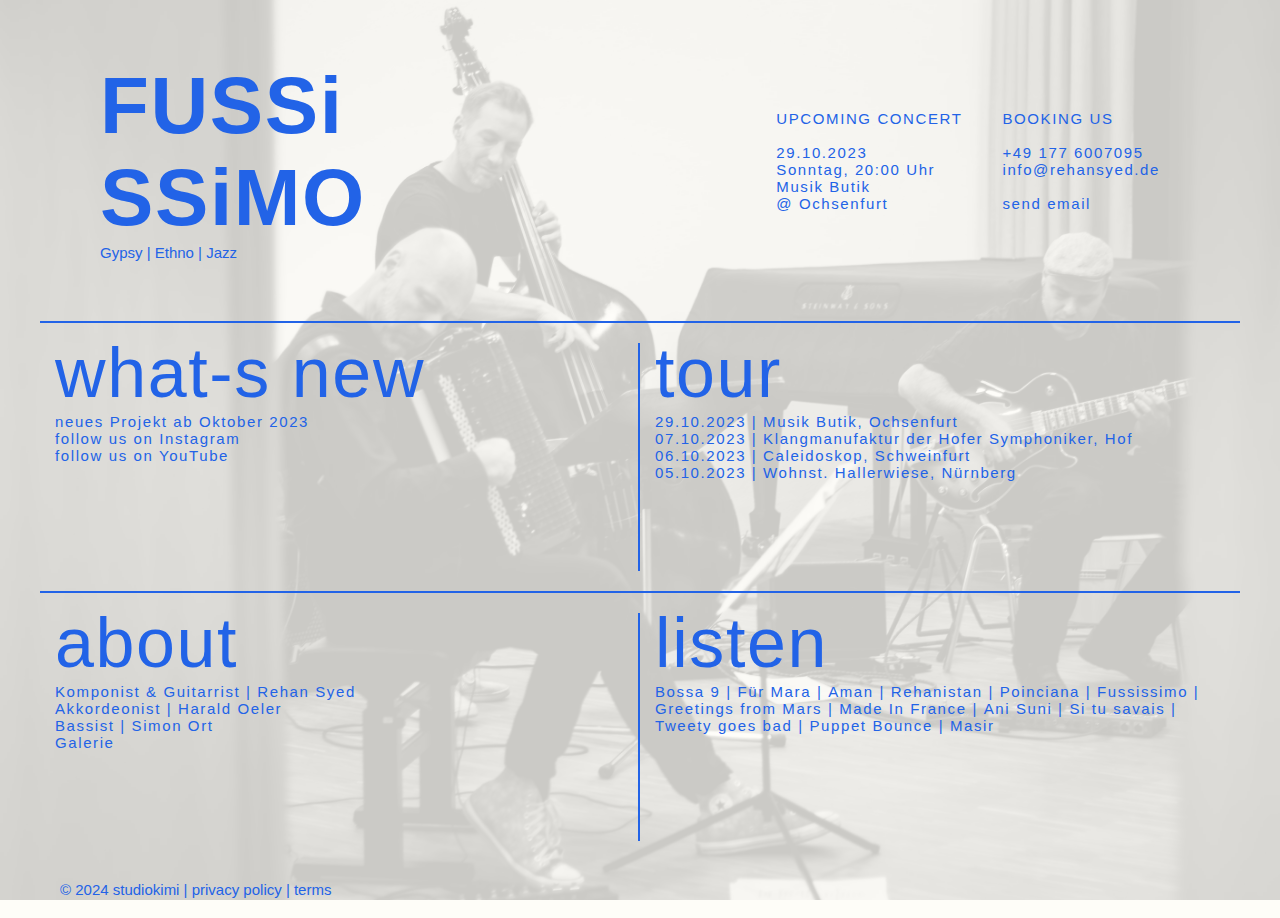
<file: index.html>
<!DOCTYPE html>
<html lang="en">
<head>
    <meta charset="UTF-8">
    <meta name="viewport" content="width=device-width, initial-scale=1.0">
    <link rel="stylesheet" href="index.css">
    <link rel="stylesheet" href="media.css">
    <link rel="icon" href="image/favicon.ico" type="image/x-icon">
    <title>Fussissimo</title>
</head>
<body>
    <header>
        <div class="logo">
            <h1><a href="index">FUSSi<br>SSiMO</a></h1>
            <p>Gypsy | Ethno | Jazz</p>
        </div>
        <div class="index">
            <ul>
                <li>UPCOMING CONCERT</li>
                <br>
                <li>29.10.2023</li>
                <li>Sonntag, 20:00 Uhr</li>
                <li>Musik Butik</li>
                <li>@ Ochsenfurt</li>
            </ul>
            <ul>
                <li>BOOKING US</li>
                <br>
                <li>+49 177 6007095</li>
                <li>info@rehansyed.de</li>
                <br>
                <li><a href="mailto:info@rehansyed.de">send email</a></li>
            </ul>
        </div>
    </header>
    <main>
        <section class="main">
            <a href="new">what-s new </a>
            <p>neues Projekt ab Oktober 2023</p>
            <p>follow us on Instagram</p>
            <p>follow us on YouTube</p>
        </section>
        <section class="main">
            <a href="tour">tour</a>
            <p>29.10.2023 | Musik Butik, Ochsenfurt</p>
            <p>07.10.2023 | Klangmanufaktur der Hofer Symphoniker, Hof</p>
            <p>06.10.2023 | Caleidoskop, Schweinfurt</p>
            <p>05.10.2023 | Wohnst. Hallerwiese, Nürnberg</p>
        </section>
        <section class="main">
            <a href="about">about</a>
            <p><a href="about/rehansyed">Komponist & Guitarrist | Rehan Syed</a></p>
            <p><a href="about/haraldoeler">Akkordeonist | Harald Oeler</a></p>
            <p><a href="about/simonort">Bassist | Simon Ort</a></p>
            <p><a href="galerie">Galerie</a></p>
        </section>
        <section class="main">
            <a href="listen">listen</a>
            <p>
                <a href="listen#Bossa9">Bossa 9</a> | 
                <a href="listen#FürMara">Für Mara</a> | 
                <a href="listen#Aman">Aman</a> | 
                <a href="listen#Rehanistan">Rehanistan</a> | 
                <a href="listen#Poinciana">Poinciana</a> | 
                <a href="listen#Fussissimo">Fussissimo</a> | 
                <a href="listen#GreetingsfromMars">Greetings from Mars</a> | 
                <a href="listen#MadeInFrance">Made In France</a> | 
                <a href="listen#AniSuni">Ani Suni</a> | 
                <a href="listen#Situsavais">Si tu savais</a> | 
                <a href="listen#Tweetygoesbad">Tweety goes bad</a> | 
                <a href="listen#PuppetBounce">Puppet Bounce</a> | 
                <a href="listen#Masir">Masir</a>
            </p>
        </section>
        <footer>
            <div class="footer">
                <p>&copy; 2024 <a href="" target="_blank">studiokimi</a> | <a href="privacy" target="_blank">privacy policy</a> | <a href="terms" target="_blank">terms</a></p>
            </div>
        </footer>
    </main>
</body>
</html>
</file>
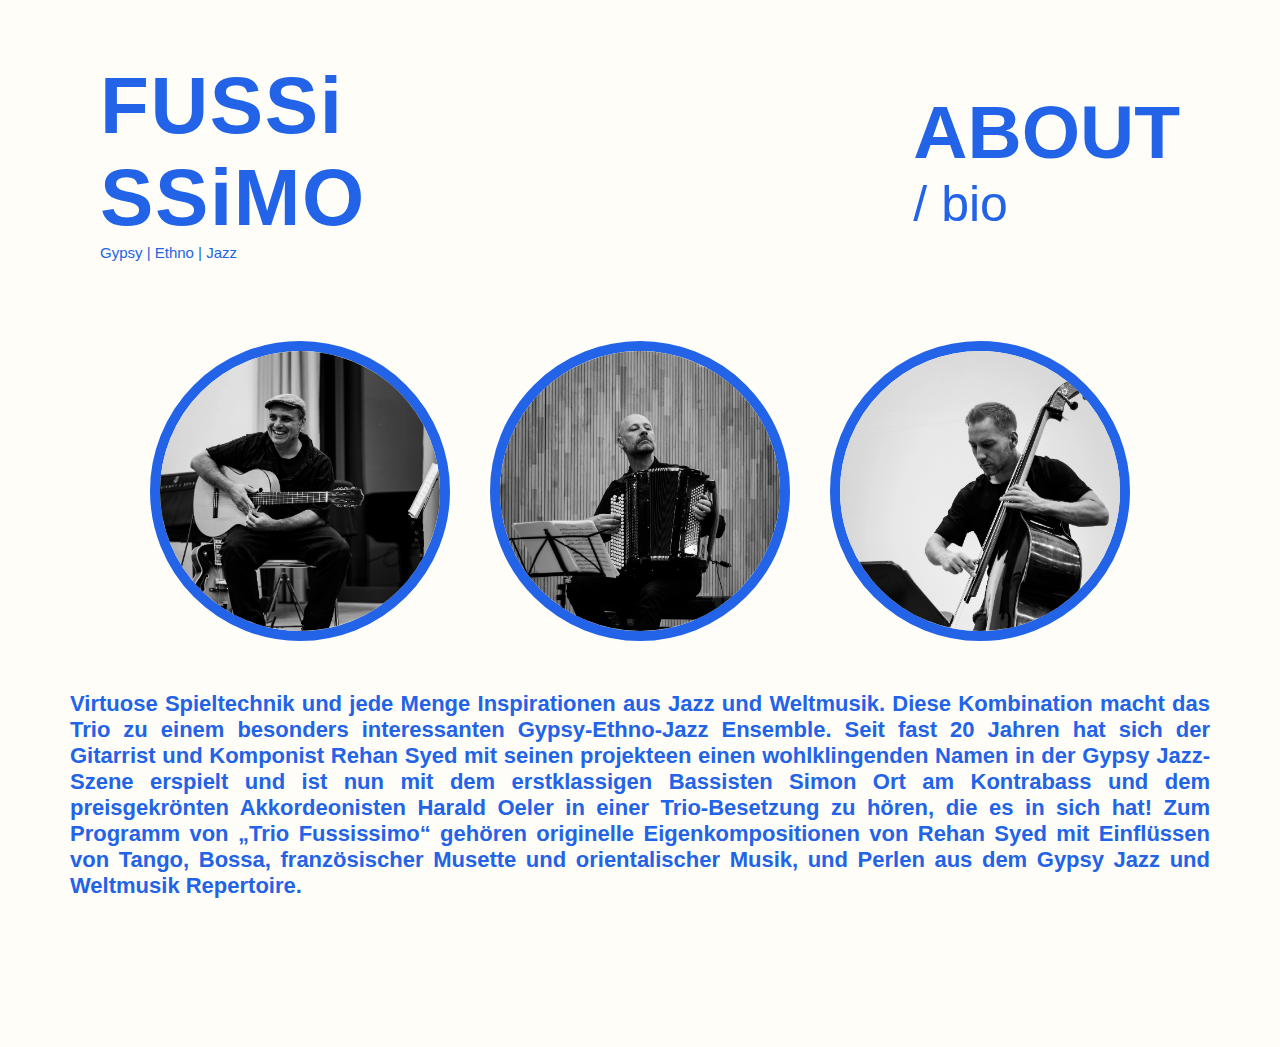
<file: about.html>
<!DOCTYPE html>
<html lang="en">
<head>
    <meta charset="UTF-8">
    <meta name="viewport" content="width=device-width, initial-scale=1.0">
    <title>FUSSISSIMO</title>
    <link rel="icon" href="image/favicon.ico" type="image/x-icon">
    <link rel="stylesheet" href="index.css">
    <link rel="stylesheet" href="media.css">
</head>
<body>
    <header>
        <div class="logo">
            <h1><a href="index">FUSSi<br>SSiMO</a></h1>
            <p>Gypsy | Ethno | Jazz</p>
        </div>
        <div class="header">
            <h2>ABOUT</h2>
            <p>/ bio</p>
        </div>
    </header>
    <section id="about">
        <div class="team-member">
            <a href="about/rehansyed"><img src="image/Rehan.webp" alt="Rehan Syed" ></a>
        </div>
        <div class="team-member">
            <a href="about/haraldoeler"><img src="image/Harald.webp" alt="Harald Oeler"></a>
        </div>        
        <div class="team-member">
            <a href="about/simonort"><img src="image/Simon.webp" alt="Simon Ort"></a>
        </div>
     
        <h2>Virtuose Spieltechnik und jede Menge Inspirationen aus Jazz und Weltmusik. Diese Kombination macht das Trio zu einem besonders interessanten Gypsy-Ethno-Jazz Ensemble. Seit fast 20 Jahren hat sich der Gitarrist und Komponist Rehan Syed mit seinen projekteen einen wohlklingenden Namen in der Gypsy Jazz-Szene erspielt und ist nun mit dem erstklassigen Bassisten Simon Ort am Kontrabass und dem preisgekrönten Akkordeonisten Harald Oeler in einer Trio-Besetzung zu hören, die es in sich hat! Zum Programm von „Trio Fussissimo“ gehören originelle Eigenkompositionen von Rehan Syed mit Einﬂüssen von Tango, Bossa, französischer Musette und orientalischer Musik, und Perlen aus dem Gypsy Jazz und Weltmusik Repertoire.</h2>
        <br>
    </section>
</body>
</html>
</file>
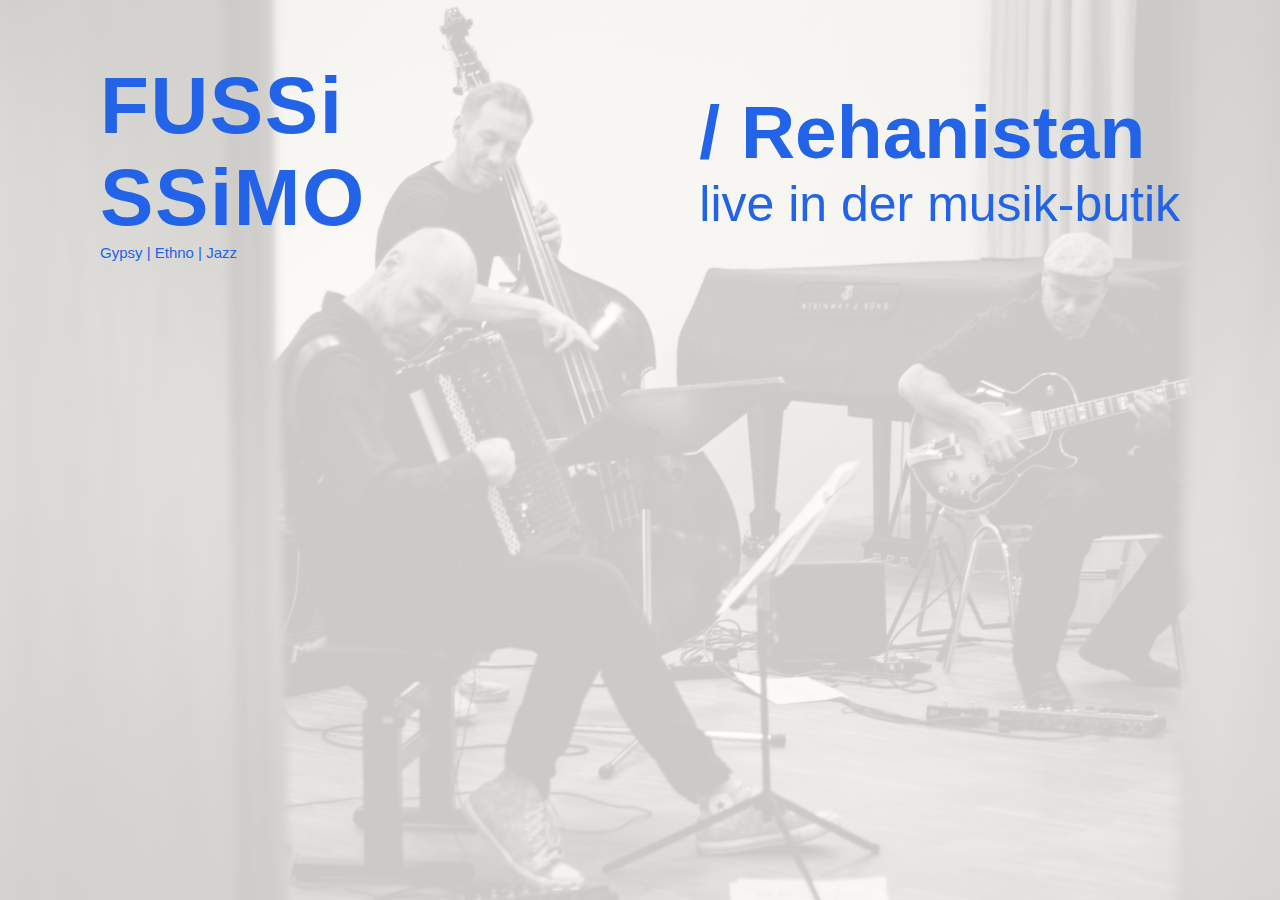
<file: bossa9.html>
<!DOCTYPE html>
<html lang="en">
<head>
    <meta charset="UTF-8">
    <meta name="viewport" content="width=device-width, initial-scale=1.0">
    <link rel="stylesheet" href="index.css">
    <title>Fussissimo</title>
    <style>
        header {
            display: flex;
        }
        .song {
            font-size: 50px;
        }
    </style>
</head>
<body>
    <header>
        <div class="logo">
            <h1>FUSSi<br>SSiMO</h1>
            <p>Gypsy | Ethno | Jazz </p>
        </div>
        <div class="song">
            <h2>/ Rehanistan</h2>
            <p>live in der musik-butik</p>
        </div>
    </header>
    <main>
        
    </main>
</body>
</html>
</file>
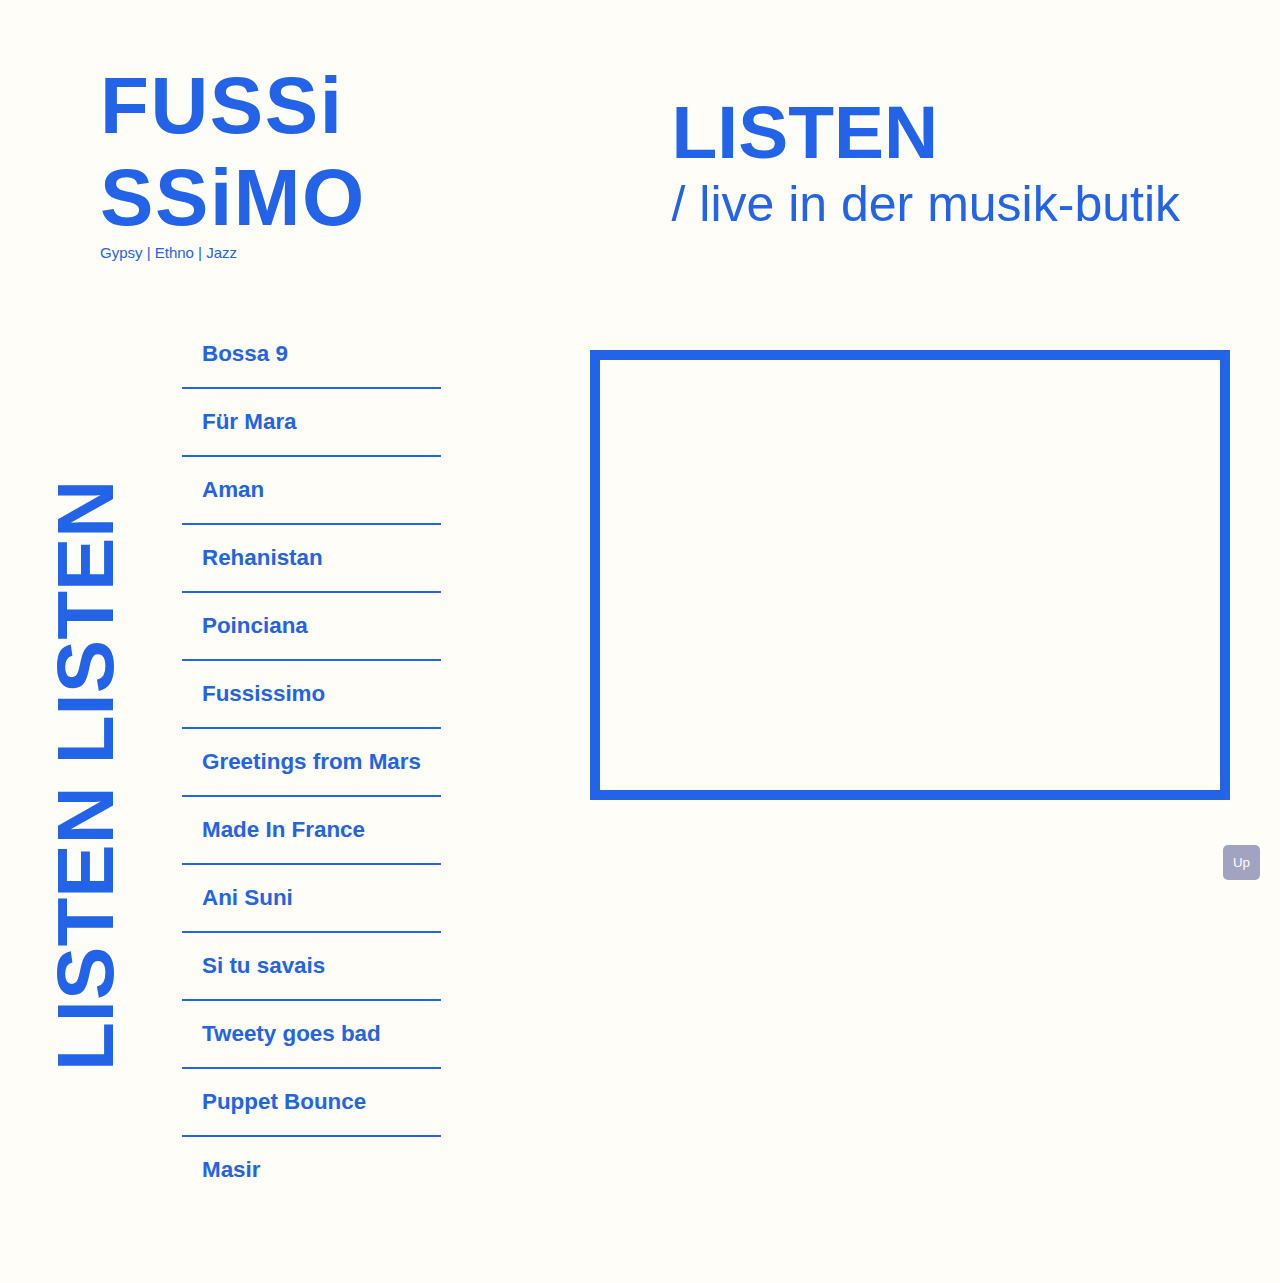
<file: listen.html>
<!DOCTYPE html>
<html lang="en">
<head>
    <meta charset="UTF-8">
    <meta name="viewport" content="width=device-width, initial-scale=1.0">
    <title>FUSSISSIMO</title>
    <link rel="icon" href="image/favicon.ico" type="image/x-icon">
    <link rel="stylesheet" href="index.css">
    <link rel="stylesheet" href="media.css">
    <link rel="stylesheet" href="https://cdnjs.cloudflare.com/ajax/libs/font-awesome/6.2.1/css/all.min.css">

</head>
<body>
    <header>
        <div class="logo">
            <h1><a href="index">FUSSi<br>SSiMO</a></h1>
            <p>Gypsy | Ethno | Jazz</p>
        </div>
        <div class="header">
            <h2>LISTEN</h2>
            <p>/ live in der musik-butik</p>
        </div>
    </header>
    <section id="listen" class="section">
    <h1 class="title">LISTEN LISTEN</h1>
    <ul>
        <li id="Bossa9" data-src="https://www.youtube.com/embed/j1U5qDVxmUQ?si=jJ92CoidTYVswr2F">Bossa 9</li>
        <li id="FürMara" data-src="https://www.youtube.com/embed/0TYQhb9glyc?si=CyWZ51OBhb1JS9tx">Für Mara</li>
        <li id="Aman" data-src="https://www.youtube.com/embed/WkxEwOPyBnw?si=YLUGdXq7obswHsmz">Aman</li>
        <li id="Rehanistan" data-src="https://www.example.com/iframe4">Rehanistan</li>
        <li id="Poinciana" data-src="https://www.example.com/iframe5">Poinciana</li>
        <li id="Fussissimo" data-src="https://www.example.com/iframe6">Fussissimo</li>
        <li id="GreetingsfromMars" data-src="https://www.example.com/iframe6">Greetings from Mars</li>
        <li id="MadeInFrance" data-src="https://www.example.com/iframe6">Made In France</li>
        <li id="AniSuni" data-src="https://www.example.com/iframe6">Ani Suni</li>
        <li id="Situsavais" data-src="https://www.example.com/iframe6">Si tu savais</li>
        <li id="Tweetygoesbad" data-src="https://www.example.com/iframe6">Tweety goes bad</li>
        <li id="PuppetBounce" data-src="https://www.example.com/iframe6">Puppet Bounce</li>
        <li id="Masir" data-src="https://www.example.com/iframe6">Masir</li>
    </ul>
    
</section>
<button id="scrollToTopBtn" onclick="scrollToTop()">Up</button>

<div id="iframe-container">
    <iframe id="iframe" src=""></iframe>
</div>
<script>
document.addEventListener("DOMContentLoaded", function() {
    var hash = window.location.hash.substring(1); // Get the hash value from the URL

    if (hash) {
        var trackElement = document.getElementById(hash); // Find the corresponding list item by ID

        if (trackElement) {
            // Get the data-src attribute of the corresponding list item
            var src = trackElement.getAttribute('data-src');

            if (src) {
                // Update the source of the iframe with the data-src
                var iframe = document.getElementById('iframe');
                iframe.src = src;
            }
        }
    }
});

var listItems = document.querySelectorAll('#listen ul li');
var iframeContainer = document.getElementById('iframe-container');
var iframe = document.getElementById('iframe');
var headerParagraph = document.querySelector('.header p');

// Default image URL
var defaultImageUrl = '';

// Set default image in the iframe
iframe.src = defaultImageUrl;

listItems.forEach(function(item) {
    item.addEventListener('click', function() {
        var src = item.getAttribute('data-src');
        var trackName = item.innerText; // Get the text content of the clicked list item

        // Extract the video ID from the data-src attribute
        var videoId = src.split('/').pop().split('?')[0];

        // Construct the YouTube embed URL
        var youtubeEmbedUrl = 'https://www.youtube.com/embed/' + videoId + '?autoplay=1';

        iframe.src = youtubeEmbedUrl;
        iframeContainer.style.display = 'block';
        headerParagraph.textContent = "/ " + trackName; // Append '/' before the track name

        // Check if viewport width is at most 991px before scrolling
        if (window.innerWidth <= 991) {
            iframeContainer.scrollIntoView({ behavior: 'smooth', block: 'start' });
        }
    });
});

function scrollToTop() {
    window.scrollTo({
        top: 0,
        behavior: 'smooth'
    });
}
</script>
</body>
</html>
</file>
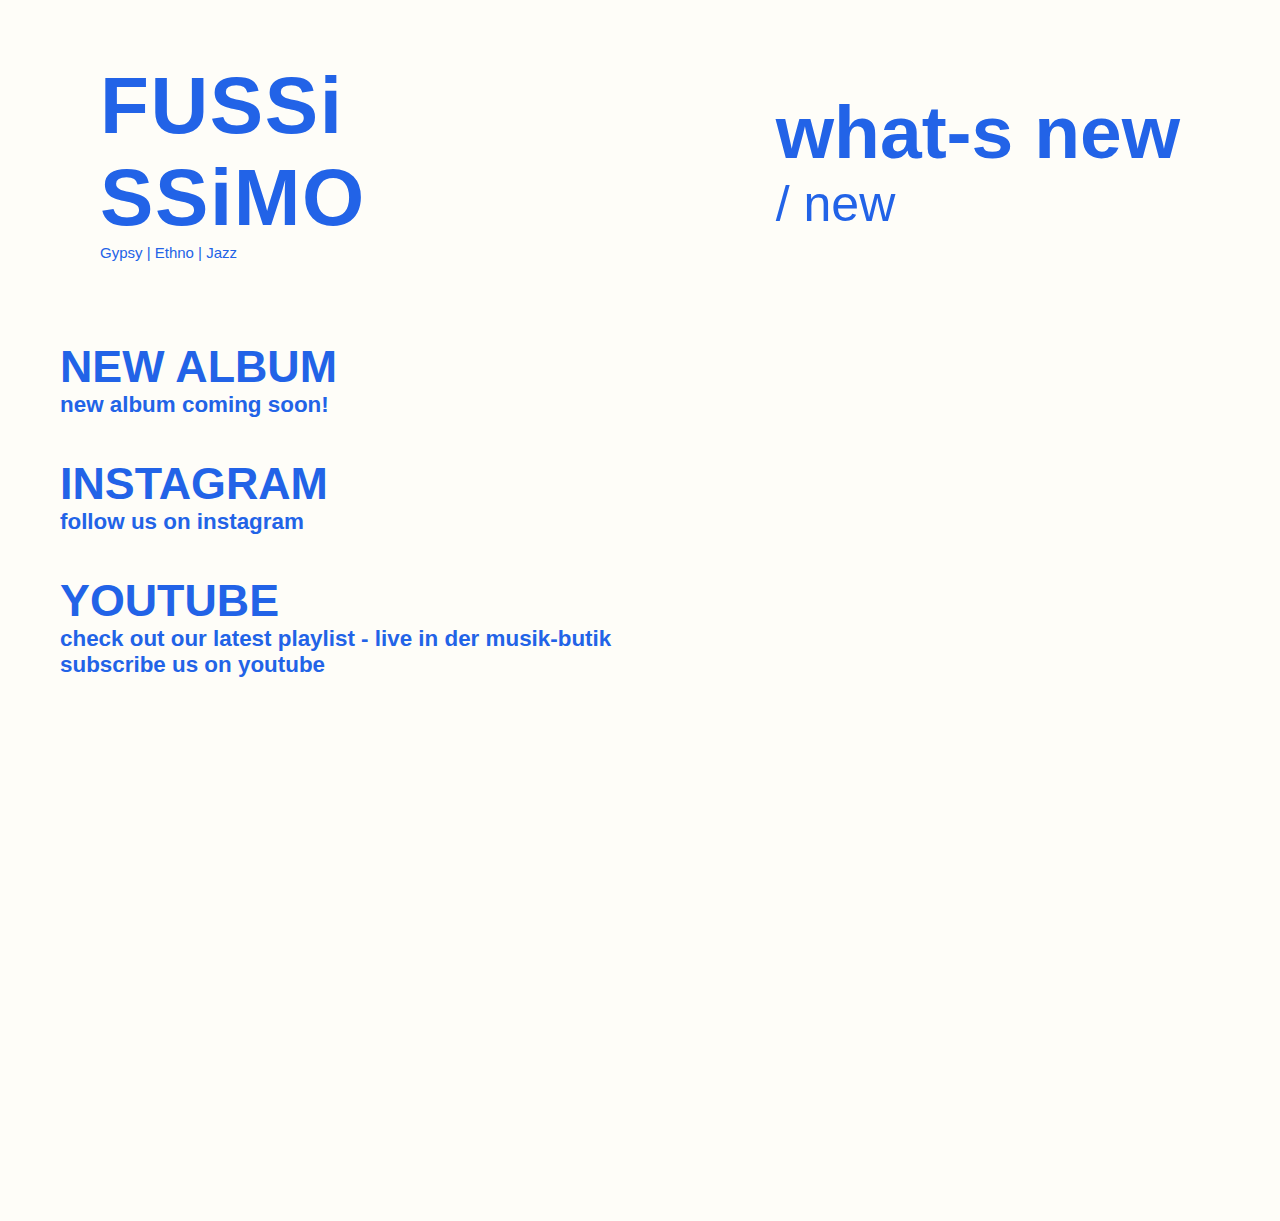
<file: new.html>
<!DOCTYPE html>
<html lang="en">
<head>
    <meta charset="UTF-8">
    <meta name="viewport" content="width=device-width, initial-scale=1.0">
    <title>FUSSISSIMO</title>
    <link rel="icon" href="image/favicon.ico" type="image/x-icon">
    <link rel="stylesheet" href="index.css">
    <link rel="stylesheet" href="media.css">
    <link rel="stylesheet" href="https://cdnjs.cloudflare.com/ajax/libs/font-awesome/6.2.1/css/all.min.css">
</head>
<body>
    <header>
        <div class="logo">
            <h1><a href="index">FUSSi<br>SSiMO</a></h1>
            <p>Gypsy | Ethno | Jazz</p>
        </div>
        <div class="header">
            <h2>what-s new</h2>
            <p>/ new</p>
        </div>
    </header>
    <section id="new" class="section">
        <div class="new">
            <h1>NEW ALBUM</h1>
            <p class="subtitle">new album coming soon!</p>
        </div>
        <div class="new">
            <h1>INSTAGRAM</h1>
            <p>follow us on <a href="" target="_blank">instagram</a></p>
        </div>
        <div class="new">
            <h1>YOUTUBE</h1>
            <p>check out our latest playlist - <a href="listen">live in der musik-butik</a></p>
            <p>subscribe us on <a href="https://www.youtube.com/playlist?list=PLfBhGm8pyfD8qIBHOxeYxpnQo5vYlHNBR" target="_blank">youtube</a> </p>

        </div>
    </section>
</body>
</html>
</file>
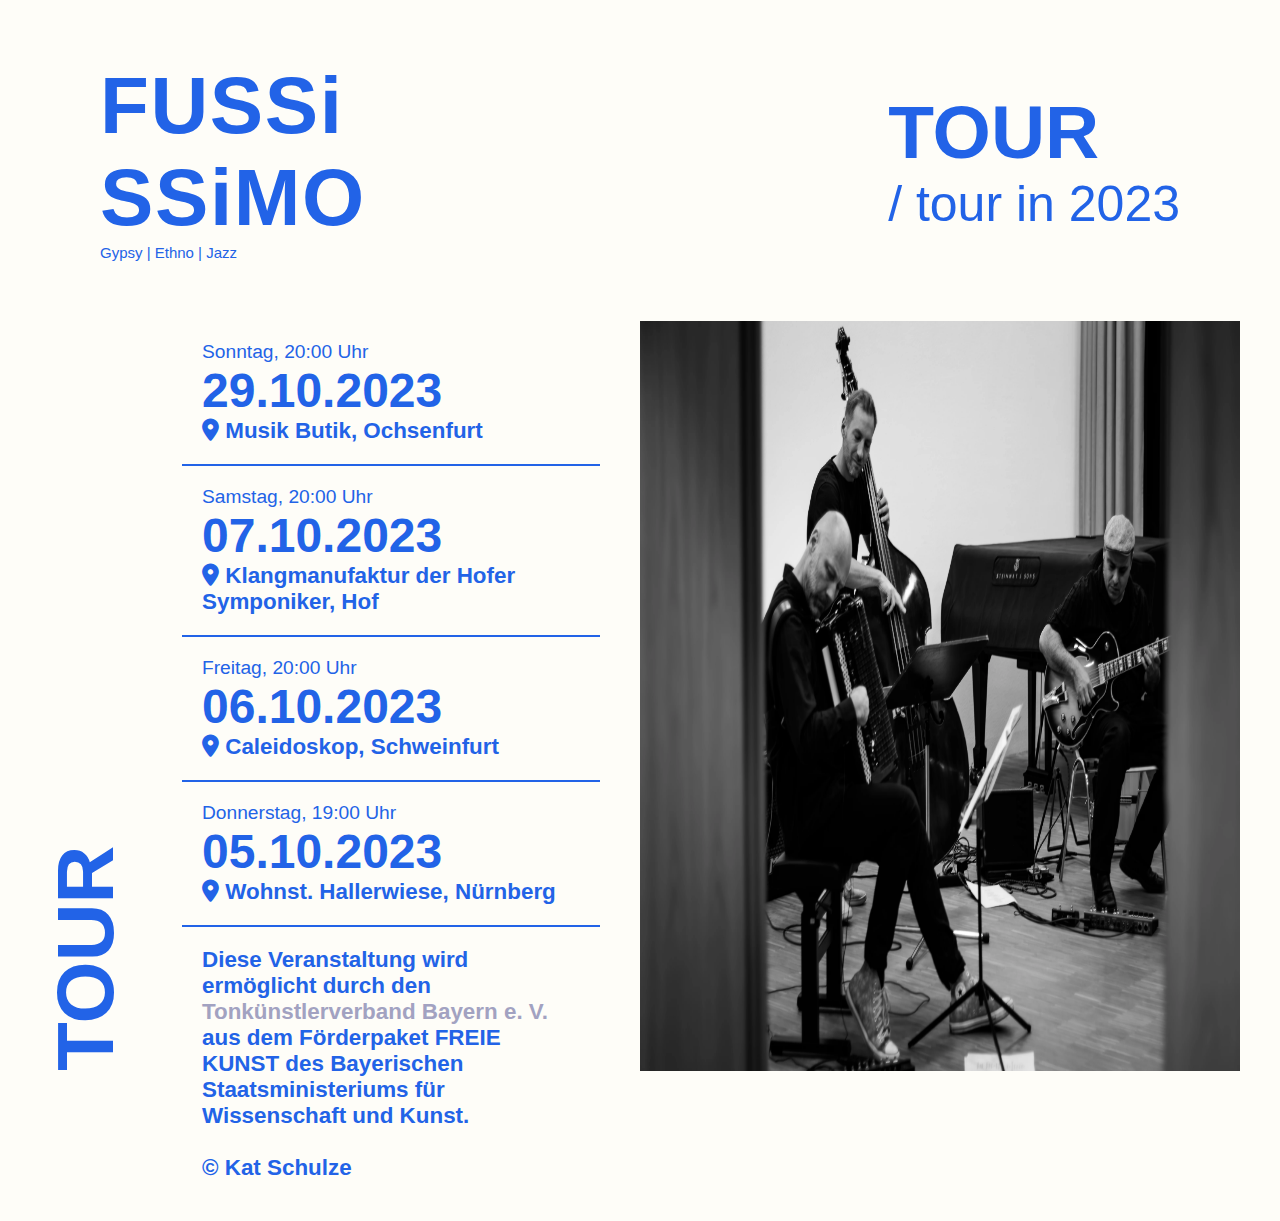
<file: tour.html>
<!DOCTYPE html>
<html lang="en">
<head>
    <meta charset="UTF-8">
    <meta name="viewport" content="width=device-width, initial-scale=1.0">
    <title>FUSSISSIMO</title>
    <link rel="icon" href="image/favicon.ico" type="image/x-icon">
    <link rel="stylesheet" href="index.css">
    <link rel="stylesheet" href="media.css">
    <link rel="stylesheet" href="https://cdnjs.cloudflare.com/ajax/libs/font-awesome/6.2.1/css/all.min.css">
</head>
<body>
    <header>
        <div class="logo">
            <h1><a href="index">FUSSi<br>SSiMO</a></h1>
            <p>Gypsy | Ethno | Jazz</p>
        </div>
        <div class="header">
            <h2>TOUR</h2>
            <p>/ tour in 2023</p>
        </div>
    </header>
    <section id="tour" class="section">
        <h1 class="title">tour</h1>
        <ul>
            <li>
                <p class="uhr">Sonntag, 20:00 Uhr</p>
                <p class="datum">29.10.2023</p>
                <p><i class="fa-solid fa-location-dot"></i> <a href="https://musik-butik.de/tag/fussissimo/" target="_blank" >Musik Butik, Ochsenfurt</a></p>
            </li>
            <li>
                <p class="uhr">Samstag, 20:00 Uhr</p>
                <p class="datum">07.10.2023</p>
                <p><i class="fa-solid fa-location-dot"></i> <a href="" target="_blank">Klangmanufaktur der Hofer Symponiker, Hof</a></p>
            </li>
            <li>
                <p class="uhr">Freitag, 20:00 Uhr</p>
                <p class="datum">06.10.2023</p>
                <p><i class="fa-solid fa-location-dot"></i> <a href="https://drum-experience.de/event/trio-fussissimo/" target="_blank"> Caleidoskop, Schweinfurt</a></p>                
            </li>
            <li>
                <p class="uhr">Donnerstag, 19:00 Uhr</p>
                <p class="datum">05.10.2023</p>
                <p><i class="fa-solid fa-location-dot"></i> <a href="" target="_blank">Wohnst. Hallerwiese, Nürnberg</a></p>
            </li>
            <li>
                <p>Diese Veranstaltung wird ermöglicht durch den <a href="https://www.dtkvbayern.de" target="_blank"><span>Tonkünstlerverband Bayern e. V. </span></a> aus dem Förderpaket FREIE KUNST des Bayerischen Staatsministeriums für Wissenschaft und Kunst.</p>
                <br>
                <p>© Kat Schulze</p>
            </li>
        </ul>
        
        <img src="image/fussissimo.webp" alt="fussissimo">
    </section>
</body>
</html>
</file>
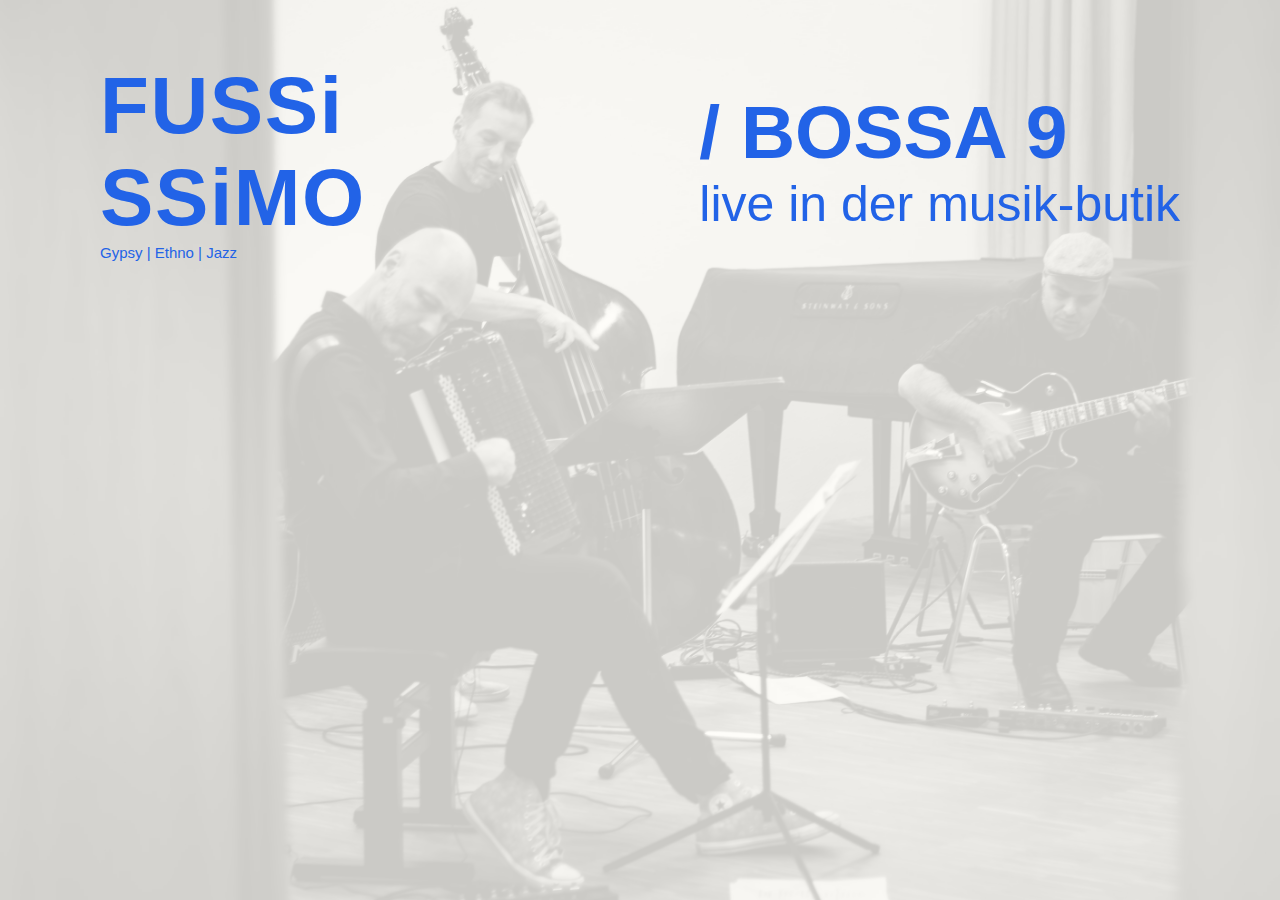
<file: youtube.html>
<!DOCTYPE html>
<html lang="en">
<head>
    <meta charset="UTF-8">
    <meta name="viewport" content="width=device-width, initial-scale=1.0">
    <link rel="stylesheet" href="index.css">
    <title>Fussissimo</title>
    <style>
        header {
            display: flex;
        }
        .song {
            font-size: 50px;
        }
    </style>
</head>
<body>
    <header>
        <div class="logo">
            <h1>FUSSi<br>SSiMO</h1>
            <p>Gypsy | Ethno | Jazz </p>
        </div>
        <div class="song">
            <h2>/ BOSSA 9</h2>
            <p>live in der musik-butik</p>
        </div>
    </header>
    <main>
        
    </main>
</body>
</html>
</file>
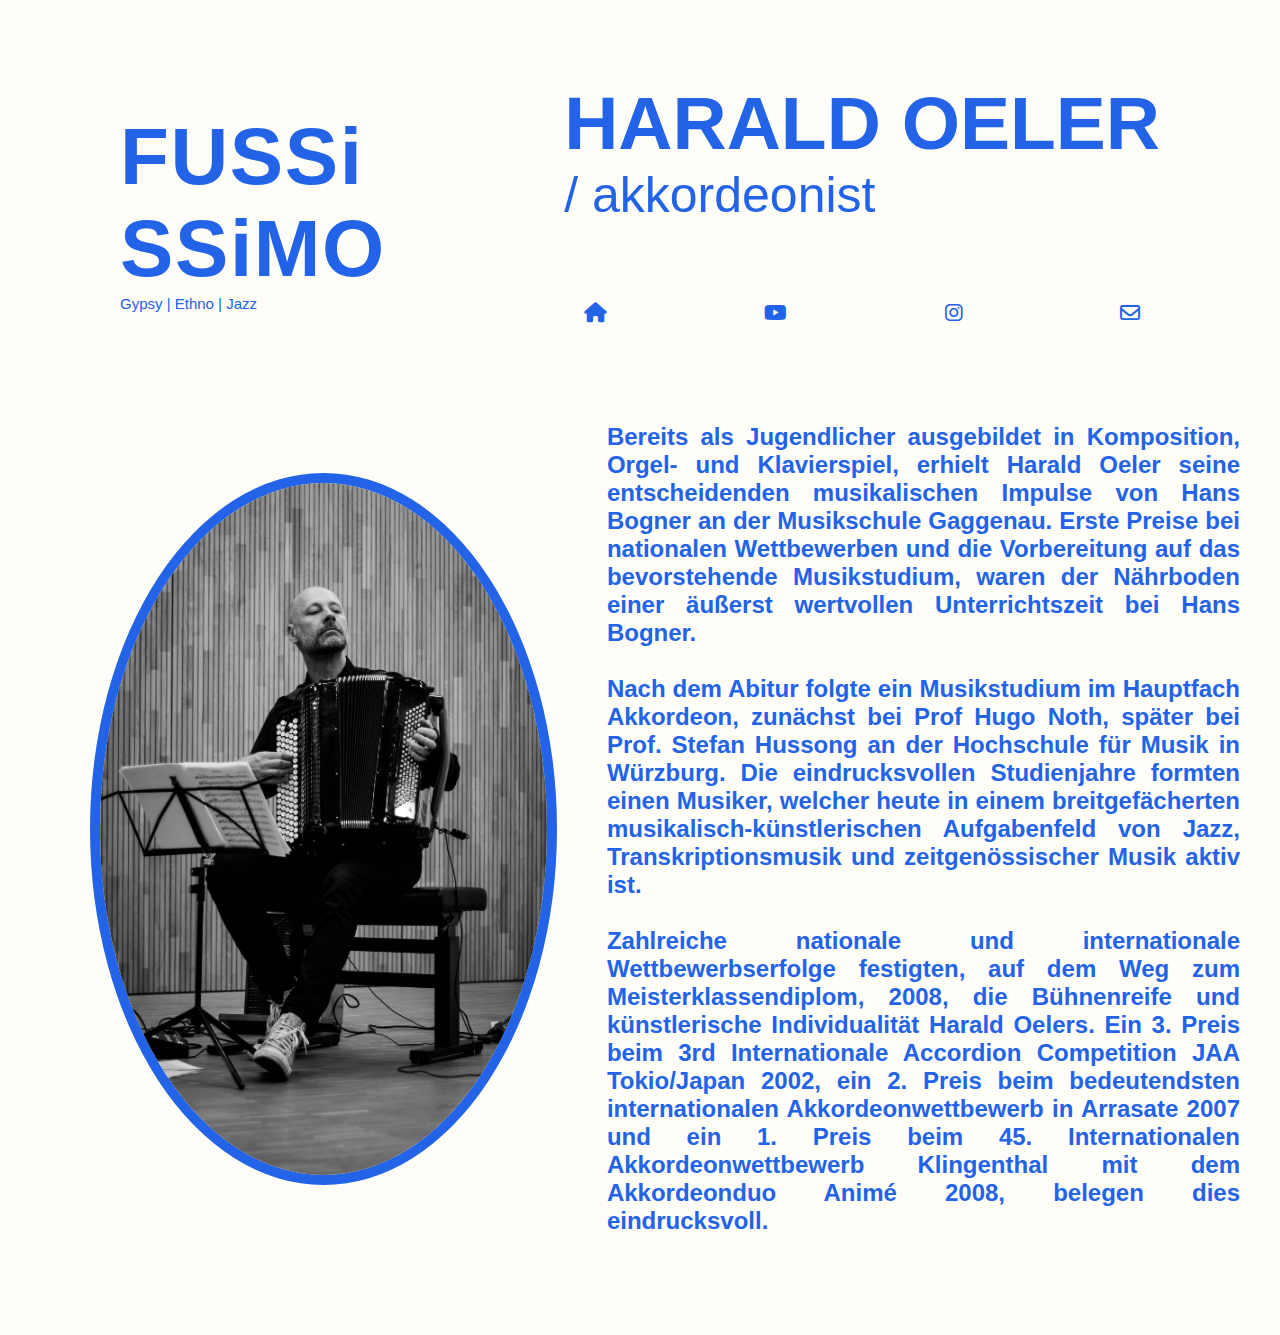
<file: about/haraldoeler.html>
<!DOCTYPE html>
<html lang="en">
<head>
    <meta charset="UTF-8">
    <meta name="viewport" content="width=device-width, initial-scale=1.0">
    <title>FUSSISSIMO</title>
    <link rel="icon" href="image/favicon.ico" type="image/x-icon">
    <link rel="stylesheet" href="index.css">
    <link rel="stylesheet" href="media.css">
    <link rel="stylesheet" href="https://cdnjs.cloudflare.com/ajax/libs/font-awesome/6.2.1/css/all.min.css">

</head>
<body>
    <header>
        <div class="logo">
            <h1><a href="../index">FUSSi<br>SSiMO</a></h1>
            <p>Gypsy | Ethno | Jazz</p>
        </div>
        <div class="header">
            <h2>HARALD OELER</h2>
            <p> / akkordeonist </p>
            <div class="icon-container">
                <a href="http://www.haraldoeler.com" target="_blank"><i class="fas fa-home"></i></a>
                <a href="https://youtube.com/shorts/jciZEkHWPCU?si=lI8jyn9qNBr6WG5X" target="_blank"><i class="fab fa-youtube"></i></a>
                <a href="https://www.instagram.com/haraldoeler/" target="_blank"><i class="fa-brands fa-instagram"></i></a>
                <a href="mailto:harald.oeler@gmx.de" target="_blank"><i class="far fa-envelope"></i></a>
            </div>
        </div>
    </header>
    <section id="profile" class="section">
        <img src="image/Harald.webp" alt="harald oeler">
        <h2>Bereits als Jugendlicher ausgebildet in Komposition, Orgel- und Klavierspiel, erhielt Harald Oeler seine entscheidenden musikalischen Impulse von Hans Bogner an der Musikschule Gaggenau. Erste Preise bei nationalen Wettbewerben und die Vorbereitung auf das bevorstehende Musikstudium, waren der Nährboden einer äußerst wertvollen Unterrichtszeit bei Hans Bogner.
        <br>
        <br>Nach dem Abitur folgte ein Musikstudium im Hauptfach Akkordeon, zunächst bei Prof Hugo Noth, später bei Prof. Stefan Hussong an der Hochschule für Musik in Würzburg. Die eindrucksvollen Studienjahre formten einen Musiker, welcher heute in einem breitgefächerten musikalisch-künstlerischen Aufgabenfeld von Jazz, Transkriptionsmusik und zeitgenössischer Musik aktiv ist.
        <br>
        <br>Zahlreiche nationale und internationale Wettbewerbserfolge festigten, auf dem Weg zum Meisterklassendiplom, 2008, die Bühnenreife und künstlerische Individualität Harald Oelers. Ein 3. Preis beim 3rd <a href="https://www.npo-jaa.jp/what-s-jaa/" target="_blank">Internationale Accordion Competition JAA Tokio/Japan</a> 2002, ein 2. Preis beim bedeutendsten <a href="https://hauspoz.org/arrasate-accordion-competitions/" target="_blank">internationalen Akkordeonwettbewerb in Arrasate</a> 2007 und ein 1. Preis beim 45. <a href="https://accordion-competition.de/index" target="_blank">Internationalen Akkordeonwettbewerb Klingenthal</a> mit dem <a href="https://nachrichten.idw-online.de/2008/06/12/1-preis-bei-internat-akkordeonwettbewerb-fuer-2-musiker-der-hochschule-fuer-musik-wuerzburg" target="_blank">Akkordeonduo Animé</a> 2008, belegen dies eindrucksvoll.</h2>
    </section>
    
</body>
</html>
</file>
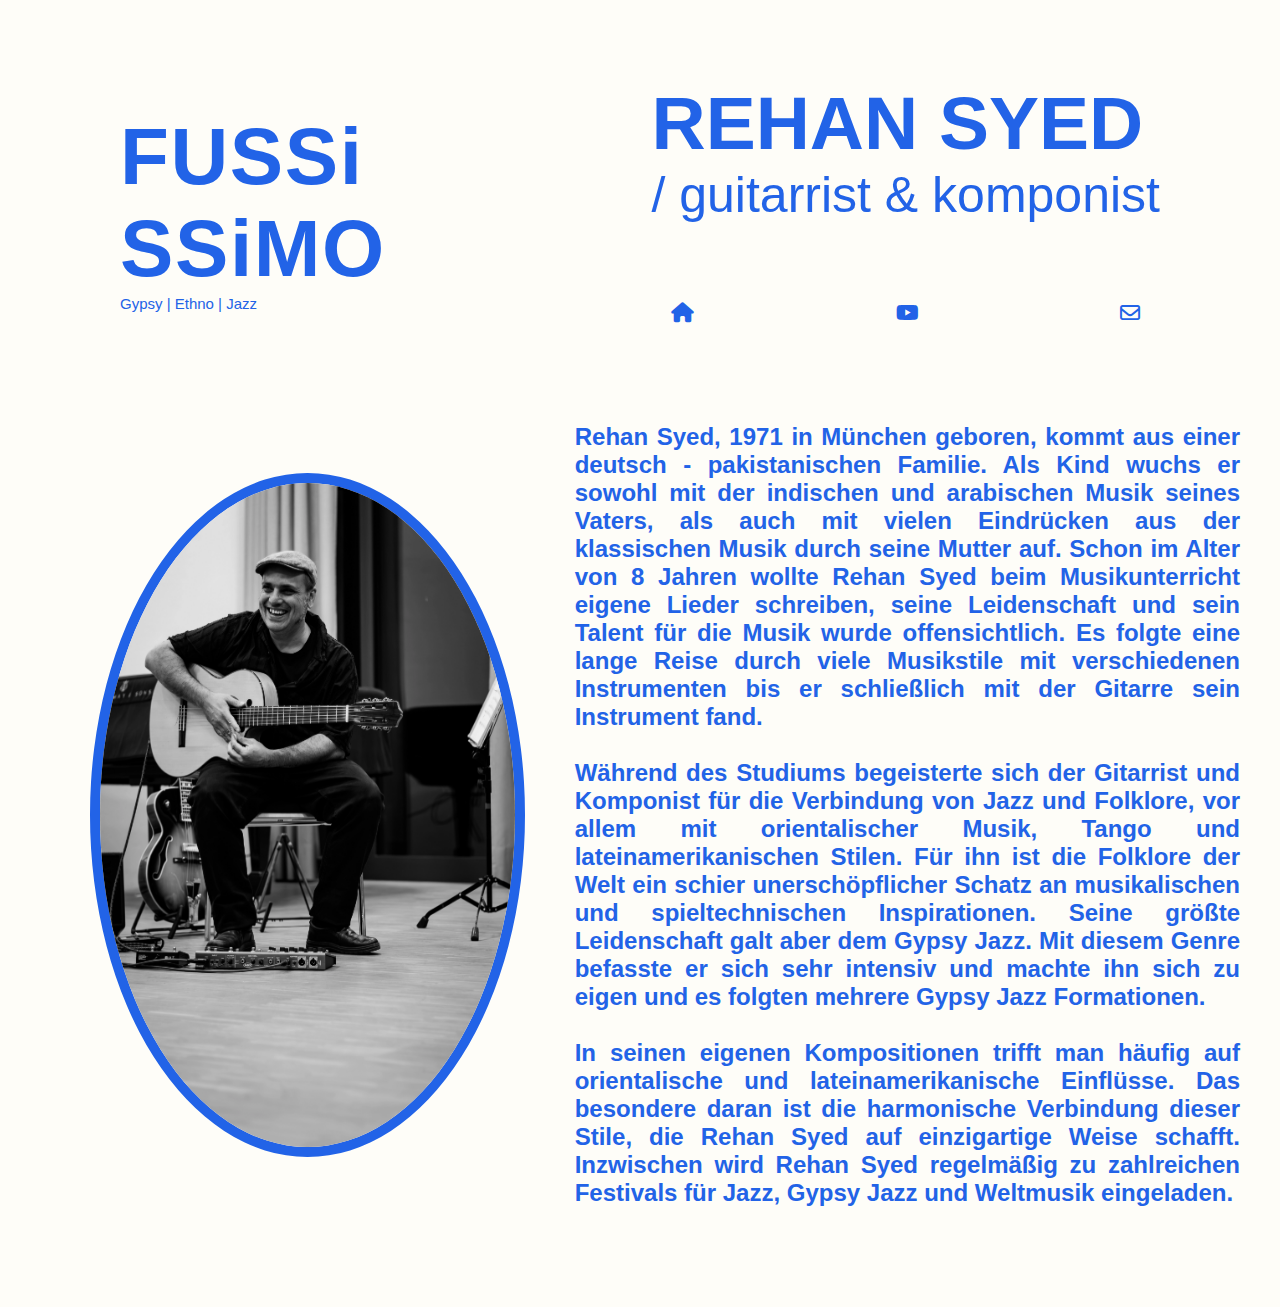
<file: about/rehansyed.html>
<!DOCTYPE html>
<html lang="en">
<head>
    <meta charset="UTF-8">
    <meta name="viewport" content="width=device-width, initial-scale=1.0">
    <title>FUSSISSIMO</title>
    <link rel="icon" href="image/favicon.ico" type="image/x-icon">
    <link rel="stylesheet" href="index.css">
    <link rel="stylesheet" href="media.css">
    <link rel="stylesheet" href="https://cdnjs.cloudflare.com/ajax/libs/font-awesome/6.2.1/css/all.min.css">


</head>
<body>
    <header>
        <div class="logo">
            <h1><a href="../index">FUSSi<br>SSiMO</a></h1>
            <p>Gypsy | Ethno | Jazz</p>
        </div>
        <div class="header">
            <h2>REHAN SYED</h2>
            <p> / guitarrist & komponist </p>
            <div class="icon-container">
                <a href="http://www.rehansyed.com" target="_blank"><i class="fas fa-home"></i></a>
                <a href="https://youtube.com/shorts/RDCNUH5LfzQ?si=Cm3wKSGSTQAlQnjn" target="_blank"><i class="fab fa-youtube"></i></a>
                <a href="mailto:info@rehansyed.de" target="_blank"><i class="far fa-envelope"></i></a>
            </div>
        </div>
    </header>
    <section id="profile" class="section">
        <img src="image/Rehan.webp" alt="rehan syed">
        <h2>Rehan Syed, 1971 in München geboren, kommt aus einer deutsch - pakistanischen Familie. Als Kind wuchs er sowohl mit der indischen und arabischen Musik seines Vaters, als auch mit vielen Eindrücken aus der klassischen Musik durch seine Mutter auf. Schon im Alter von 8 Jahren wollte Rehan Syed beim Musikunterricht eigene Lieder schreiben, seine Leidenschaft und sein Talent für die Musik wurde offensichtlich. Es folgte eine lange Reise durch viele Musikstile mit verschiedenen Instrumenten bis er schließlich mit der Gitarre sein Instrument fand.
        <br>
        <br>Während des Studiums begeisterte sich der Gitarrist und Komponist für die Verbindung von Jazz und Folklore, vor allem mit orientalischer Musik, Tango und lateinamerikanischen Stilen. Für ihn ist die Folklore der Welt ein schier unerschöpflicher Schatz an musikalischen und spieltechnischen Inspirationen. Seine größte Leidenschaft galt aber dem Gypsy Jazz. Mit diesem Genre befasste er sich sehr intensiv und machte ihn sich zu eigen und es folgten mehrere Gypsy Jazz Formationen. 
        <br>
        <br>In seinen eigenen Kompositionen trifft man häufig auf orientalische und lateinamerikanische Einflüsse. Das besondere daran ist die harmonische Verbindung dieser Stile, die Rehan Syed auf einzigartige Weise schafft. Inzwischen wird Rehan Syed regelmäßig zu zahlreichen Festivals für Jazz, Gypsy Jazz und Weltmusik eingeladen.</h2>
        <br>
    </section>
</body>
</html>
</file>
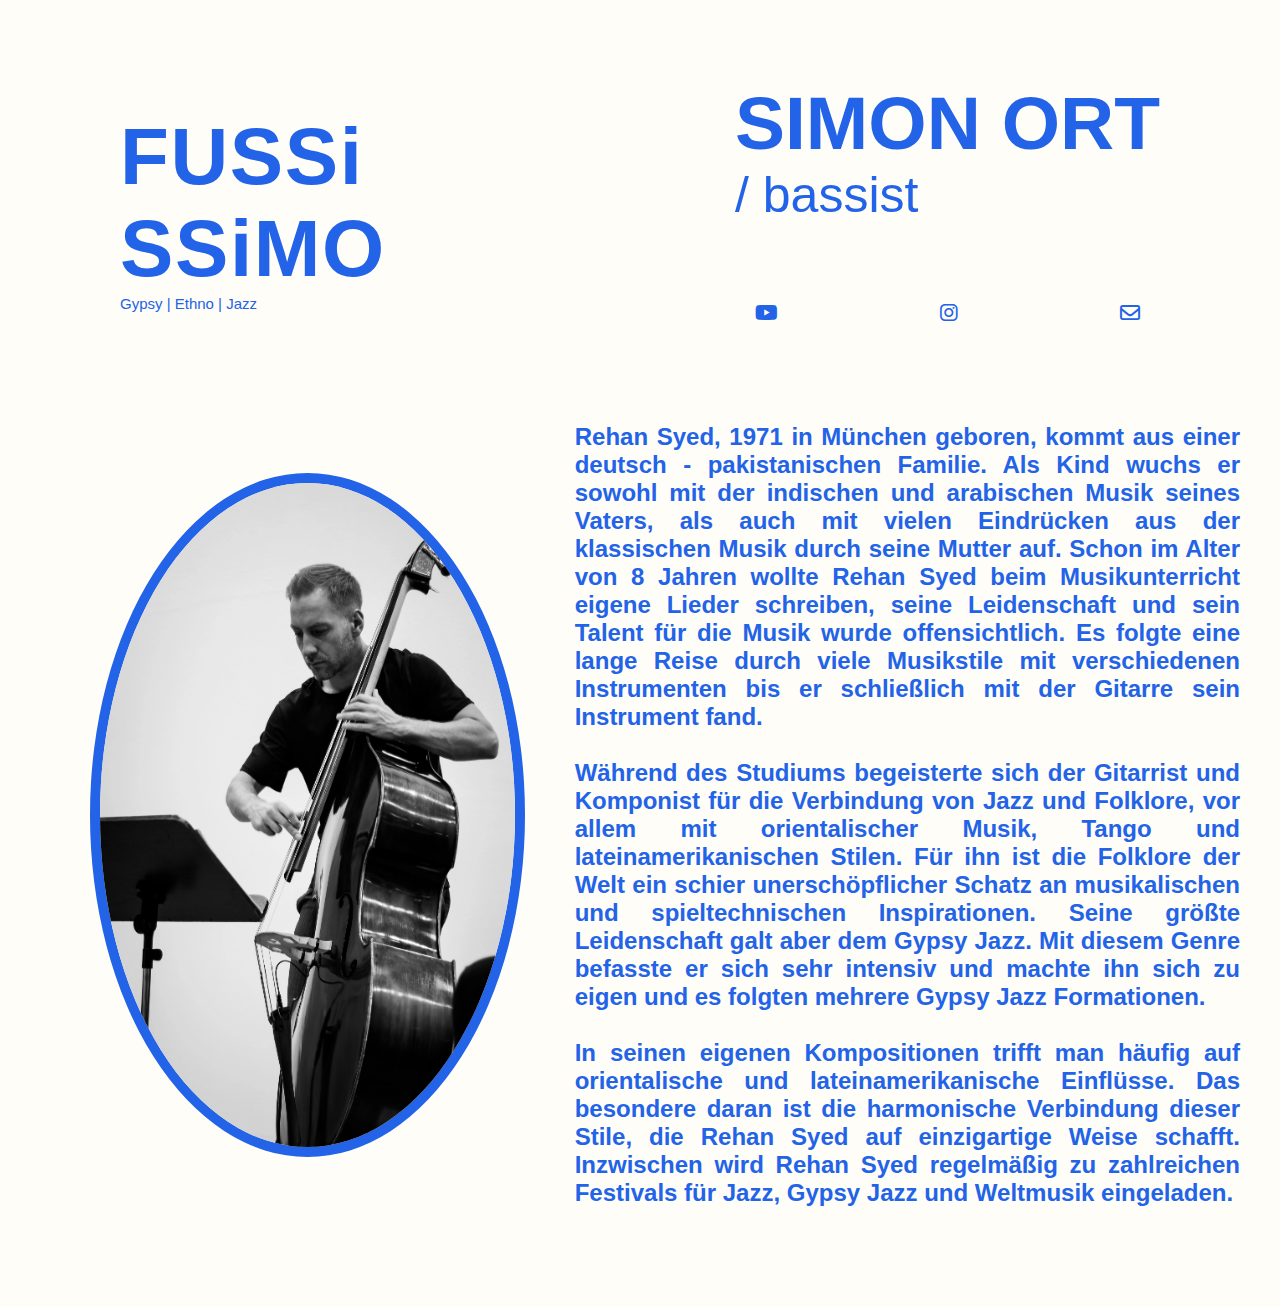
<file: about/simonort.html>
<!DOCTYPE html>
<html lang="en">
<head>
    <meta charset="UTF-8">
    <meta name="viewport" content="width=device-width, initial-scale=1.0">
    <title>FUSSISSIMO</title>
    <link rel="icon" href="image/favicon.ico" type="image/x-icon">
    <link rel="stylesheet" href="index.css">
    <link rel="stylesheet" href="media.css">
    <link rel="stylesheet" href="https://cdnjs.cloudflare.com/ajax/libs/font-awesome/6.2.1/css/all.min.css">

</head>
<body>
    <header>
        <div class="logo">
            <h1><a href="../index">FUSSi<br>SSiMO</a></h1>
            <p>Gypsy | Ethno | Jazz</p>
        </div>
        <div class="header">
            <h2>SIMON ORT</h2>
            <p> / bassist </p>
            <div class="icon-container">
                <a href="https://youtube.com/shorts/qiN7EfM_rzg?si=tGGQc9kWxe3jrpKH" target="_blank"><i class="fab fa-youtube"></i></a>
                <a href="https://www.instagram.com/simon.ort/" target="_blank"><i class="fa-brands fa-instagram"></i></a>
                <a href="mailto:info@rehansyed.de" target="_blank"><i class="far fa-envelope"></i></a>
            </div>
        </div>
    </header>
    <section id="profile" class="section">
        <img src="image/Simon.webp" alt="simon ort">
        <h2>Rehan Syed, 1971 in München geboren, kommt aus einer deutsch - pakistanischen Familie. Als Kind wuchs er sowohl mit der indischen und arabischen Musik seines Vaters, als auch mit vielen Eindrücken aus der klassischen Musik durch seine Mutter auf. Schon im Alter von 8 Jahren wollte Rehan Syed beim Musikunterricht eigene Lieder schreiben, seine Leidenschaft und sein Talent für die Musik wurde offensichtlich. Es folgte eine lange Reise durch viele Musikstile mit verschiedenen Instrumenten bis er schließlich mit der Gitarre sein Instrument fand.
        <br>
        <br>Während des Studiums begeisterte sich der Gitarrist und Komponist für die Verbindung von Jazz und Folklore, vor allem mit orientalischer Musik, Tango und lateinamerikanischen Stilen. Für ihn ist die Folklore der Welt ein schier unerschöpflicher Schatz an musikalischen und spieltechnischen Inspirationen. Seine größte Leidenschaft galt aber dem Gypsy Jazz. Mit diesem Genre befasste er sich sehr intensiv und machte ihn sich zu eigen und es folgten mehrere Gypsy Jazz Formationen. 
        <br>
        <br>In seinen eigenen Kompositionen trifft man häufig auf orientalische und lateinamerikanische Einflüsse. Das besondere daran ist die harmonische Verbindung dieser Stile, die Rehan Syed auf einzigartige Weise schafft. Inzwischen wird Rehan Syed regelmäßig zu zahlreichen Festivals für Jazz, Gypsy Jazz und Weltmusik eingeladen.</h2>
        <br>
    </section>
    
</body>
</html>
</file>
<file: index.css>
:root {
    --main-color: #FEFDF8;
    --secondary-color: #2263E7;
    --extra-color:#a2a2c1;
  }
* {
    margin: 0;
    padding: 0;
    list-style: none;
    box-sizing: border-box;
    scrollbar-width: none; /* Firefox */
    -ms-overflow-style: none; /* IE and Edge */
}
*::-webkit-scrollbar {
    display: none; /* Chrome, Safari, and Opera */
}
html {
	font-family: Helvetica;
	scroll-behavior: smooth;
}
a {
    color: var(--secondary-color);
    text-decoration: none;
}  
a:hover {
    font-style: italic;
    color: var(--extra-color);
}
span {
    color: var(--extra-color);
}
body {
    background-color: var(--main-color);
    color: var(--secondary-color);
    max-width: 1200px;
    margin: 0 auto;
    height:auto;
}
header {
    padding: 60px;
    display: flex;
    justify-content: space-between;
    align-items: center;
}
.logo {
    font-size: 40px;
    letter-spacing: 0.1rem;
}
.logo :hover {
    color: var(--secondary-color);
}
.logo p {
    font-size: 15px;
    letter-spacing: normal;
}
.index {
    display: flex;
    justify-content: space-between;
    letter-spacing: 0.1rem;
    font-weight: lighter;
    font-size: 15px;
}
.index ul {
    padding:20px;
}

.header {
    font-size: 50px;
}
.header .copyright {
    font-size: 15px;
    text-align: right;
    letter-spacing: 0.1rem;
    font-weight: lighter;
}
   
main {
    display: flex;
    flex-wrap: wrap;
    height: 100%;
}
main::after {
    content: ""; /* Create an empty content for the ::after pseudo-element */
    background-image: url('image/fussissimo.webp'); /* Background image */
    position: absolute; /* Position it absolutely */
    top: 0;
    left: 0;
    width: 100%; /* Cover the entire body */
    height: 100%;
    z-index: -1; /* Place it behind the content */
    opacity: 0.2; /* Opacity of the background image */
    background-size: cover; /* This property ensures that the background image covers the entire element */
    background-repeat: no-repeat; 
}
main p {
    font-size: 15px;
}
.main {
    width: 50%;
    height: 270px;
    padding-top: 10px;
    padding-left: 15px;
    font-size: 70px;
    font-weight: lighter;
    letter-spacing: 0.1rem;
    border-top: solid 2px var(--secondary-color);
    position: relative; 
}

.main:not(:nth-child(2)):not(:nth-child(4)):before {
    content: ''; /* Adding a pseudo-element for spacing */
    position: absolute;
    top: 20px; /* Adjust top spacing as needed */
    bottom: 20px; /* Adjust bottom spacing as needed */
    right: 0;
    width: 2px;
    background-color: var(--secondary-color);
}
.main a {
    color: var(--secondary-color);
    text-decoration: none;
    display: inline-block;
    position: relative; /* Added for positioning */
    transition: transform 0.3s;
}
.main a:hover {
    color: var(--second-color);
    transform: skewX(15deg); 
    font-style: italic; 
}
.main a::after {
    content: '\2192'; /* Unicode character for right arrow */
    position: absolute;
    top: 50%;
    right: -100px; /* Adjust distance from text */
    transform: translateY(-50%) scale(0); /* Initially hidden */
    color: rgba(240, 248, 255, 0.5); /* Adjust arrow color */
    font-family: "Font Awesome"; /* Assuming you're using Font Awesome for icons */
    z-index: -1;
    transition: transform 0.3s ease, color 0.3s ease; /* Added transition for smooth animation */
}

.main a:hover::after {
    transform: translateY(-50%) scale(1); /* Show arrow on hover */
    color: var(--secondary-color);
}

.title{
    writing-mode: vertical-lr; 
    text-orientation: mixed; 
    transform: rotate(180deg);
    font-size: 80px;
    text-transform: uppercase;
    margin-right: 50px;
    margin-bottom: 50px; /**/
}

section {
    padding-bottom: 100px;
}
/* new */
#new {
    display: flex;
    flex-direction: column;

}
#new .new {
    padding: 20px;
}
/* about */
#about {
    display: flex;
    flex-wrap: wrap;
    text-align: justify;
    height: auto;
    justify-content: center;
}
#about h2 {
    font-size: 22px;
    margin: 30px;
}
.team-member {
    position: relative;
    width: 300px;
    height: 300px;
    border-radius: 50%;
    overflow: hidden;
    margin: 20px;
    border: 10px solid var(--secondary-color);
}

.team-member img {
    width: 100%;
    height: 100%;
    object-fit: cover;
    object-position: top;
    transition: opacity 0.3s ease;
}

.team-member:hover img {
    opacity: 0.7; 
}

.team-member::after {
    content: attr(alt);
    position: absolute;
    top: 50%;
    left: 50%;
    transform: translate(-50%, -50%);
    opacity: 0;
    transition: opacity 0.3s ease;
}

.team-member:hover::after {
    opacity: 1;
}

.section {
    width: 100%;
	height: 100vh;
    display: flex;
    font-size: 1.4rem;
    font-weight: bold;
}
.section ul li {
    border-bottom: 2px solid var(--secondary-color);
    padding: 20px;
    padding-bottom: 20px;
}
.section ul li:last-child {
    border-bottom: none;
}
/* tour */
.uhr {
    font-weight: lighter;
    font-size: 1.2rem;
}
.datum {
    font-size: 3rem;
}

#tour img {
    width: 600px;
    margin-left: 40px;
    padding-bottom: 50px; /**/
}

/* listen */
#listen li:hover {
    cursor: pointer;
    color: var(--extra-color);
}
#listen ul li:last-child {
    padding-bottom: 100px;
}
#iframe-container {
    position: absolute;
    top: 350px;
    right: 50px;
    width: 50%;
    height: 50%;
    border: 10px solid var(--secondary-color);
}

iframe {
    width: 100%;
    height: 100%;
    border: none;
}

#scrollToTopBtn {
    position: fixed;
    bottom: 20px;
    right: 20px;
    z-index: 9999;
    background-color: var(--extra-color);
    color: #fff;
    border: none;
    border-radius: 5px;
    padding: 10px;
    cursor: pointer;
}

/* galerie */
#galerie {
    height: auto;
}
.galerie img {
    width: 320px;
}

.galerie .group {
    width:970px;
}
.galerie img:hover {
    cursor: pointer;
}
.modal {
    display: none;
    position: fixed;
    z-index: 1;
    left: 0;
    top: 0;
    width: 100%;
    height: 100%;
    overflow: auto;
    background-color: rgba(0, 0, 0, 0.8); /* Dark background with opacity */
}
.modal-content {
    margin: auto;
    display: block;
    width: 80%;
    max-width: 800px;
}
.modal-content img {
    width: 100%;
    height: auto;
    display: block;
    margin: auto;
}

.close {
    position: absolute;
    top: 10px;
    right: 20px;
    color: #fff;
    font-size: 50px;
    font-weight: bold;
    cursor: pointer;
}

.footer {
    font-weight: lighter;
    font-size: 15px;
    padding: 20px;
    display: inline-flex;
}
</file>
<file: media.css>
@media only screen and (min-width: 1200px) and (max-width: 1399px) {

}
@media only screen and (min-width: 992px) and (max-width: 1199px) {
    .logo {
        color: green;
        padding-right: 50px;
    }
    body {
        max-width: 990px;
    }
    .team-member {
        width: 270px;
        height: 270px;
    }
    #tour {
        display: flex;
        flex-direction: column;
    }
    #tour .title {
        display: none;
    }
    #tour img {
        width: 900px;
        padding-bottom: 100px; /**/
    }
}

@media only screen and (min-width: 768px) and (max-width: 991px) {
    .logo {
        color: yellow;
        padding-right: 50px;
    }
    body {
        max-width: 760px;
    }
    .main a::after {
        display: none;
    }
    #iframe-container {
        right: 20px;
        width: 40%;
        height: 60%;
    }
    .team-member {
        width: 230px;
        height: 230px;
        margin: 10px;
    }
    #tour {
        display: flex;
        flex-direction: column;
    }
    #tour .title {
        display: none;
    }
    #tour img {
        width: 740px;
        margin-left: 0;
        padding-bottom: 100px; /**/
    }

}

@media only screen and (min-width:480px) and (max-width: 767px) {
    body {
        max-width: 480px;
    }
    header{
        padding: 30px;
        display: flex;
        flex-direction: column;        
        justify-content:center;
        align-items: start;
    }
    .header {
        font-size: 30px;
        display: flex;
    }
    .main a::after {
        display: none;
    }
    #iframe-container {
        top: 1200px;
        right: 0px;
        width: 100%;
    }
    #tour {
        display: flex;
        flex-direction: column;
    }
    #tour .title {
        display: none;
    }
    #tour img {
        width: 480px;
        margin-left: 20px;
        padding-bottom: 100px; /**/
    }


}
@media only  screen and (min-width:320px)and (max-width: 479px) {
    body {

        max-width: 300px;
    }
}
</file>
<file: about/index.css>
:root {
    --main-color: #FEFDF8;
    --secondary-color: #2263E7;
  }
* {
    margin: 0;
    padding: 0;
    list-style: none;
    box-sizing: border-box;
    scrollbar-width: none; /* Firefox */
    -ms-overflow-style: none; /* IE and Edge */
}
*::-webkit-scrollbar {
    display: none; /* Chrome, Safari, and Opera */
}
html {
	font-family: Helvetica;
	scroll-behavior: smooth;
}

a {
    color: var(--secondary-color);
    text-decoration: none;
}
a:hover {
    color: var(--second-color);
    transform: skewX(15deg); 
    font-style: italic; 
}

body {
    background-color: var(--main-color);
    color: var(--secondary-color);
    max-width: 1200px;
    margin: 0 auto;
}
header {
    padding: 80px;
    display: flex;
    justify-content: space-between;
    align-items: center;
}
.logo {
    font-size: 40px;
    letter-spacing: 0.1rem;
}
.logo p {
    font-size: 15px;
    letter-spacing: normal;
}

.header {
    font-size: 50px;
}


#profile {
    display: flex;
    text-align: justify;
    padding-bottom: 100px;
}
#profile img {
    overflow: hidden;
    margin: 50px;
    border: 10px solid var(--secondary-color);
    border-radius: 50%;

}
.icon-container {
    display: flex;
    justify-content: space-between;
    align-items: center;
    margin-top: 50px;
}

.icon-container i {
    font-size: 20px; 
    color: var(--secondary-color); 
    transition: color 0.3s; 
    padding: 20px;
}

.icon-container i:hover {
    font-style: italic;
    cursor: pointer;
}
</file>
<file: about/media.css>
@media only screen and (min-width: 1200px) and (max-width: 1399px) {

}
@media only screen and (min-width: 992px) and (max-width: 1199px) {
    .logo {
        color: green;
        padding-right: 50px;
    }
    body {
        max-width: 990px;
    }
}

@media only screen and (min-width: 768px) and (max-width: 991px) {
    .logo {
        color: yellow;
        padding-right: 50px;
    }
    body {
        max-width: 760px;
    }


}

@media only screen and (min-width:480px) and (max-width: 767px) {
    body {
        max-width: 480px;
    }
    header{
        padding: 30px;
        display: flex;
        flex-direction: column;        
        justify-content:center;
        align-items: start;
    }
    .header {
        font-size: 30px;
        display: flex;
        flex-direction: column;
    }
    #profile {
        display: flex;
        flex-direction: column;
    }



}
@media only  screen and (min-width:320px)and (max-width: 479px) {
    body {

        max-width: 300px;
    }
}
</file>
